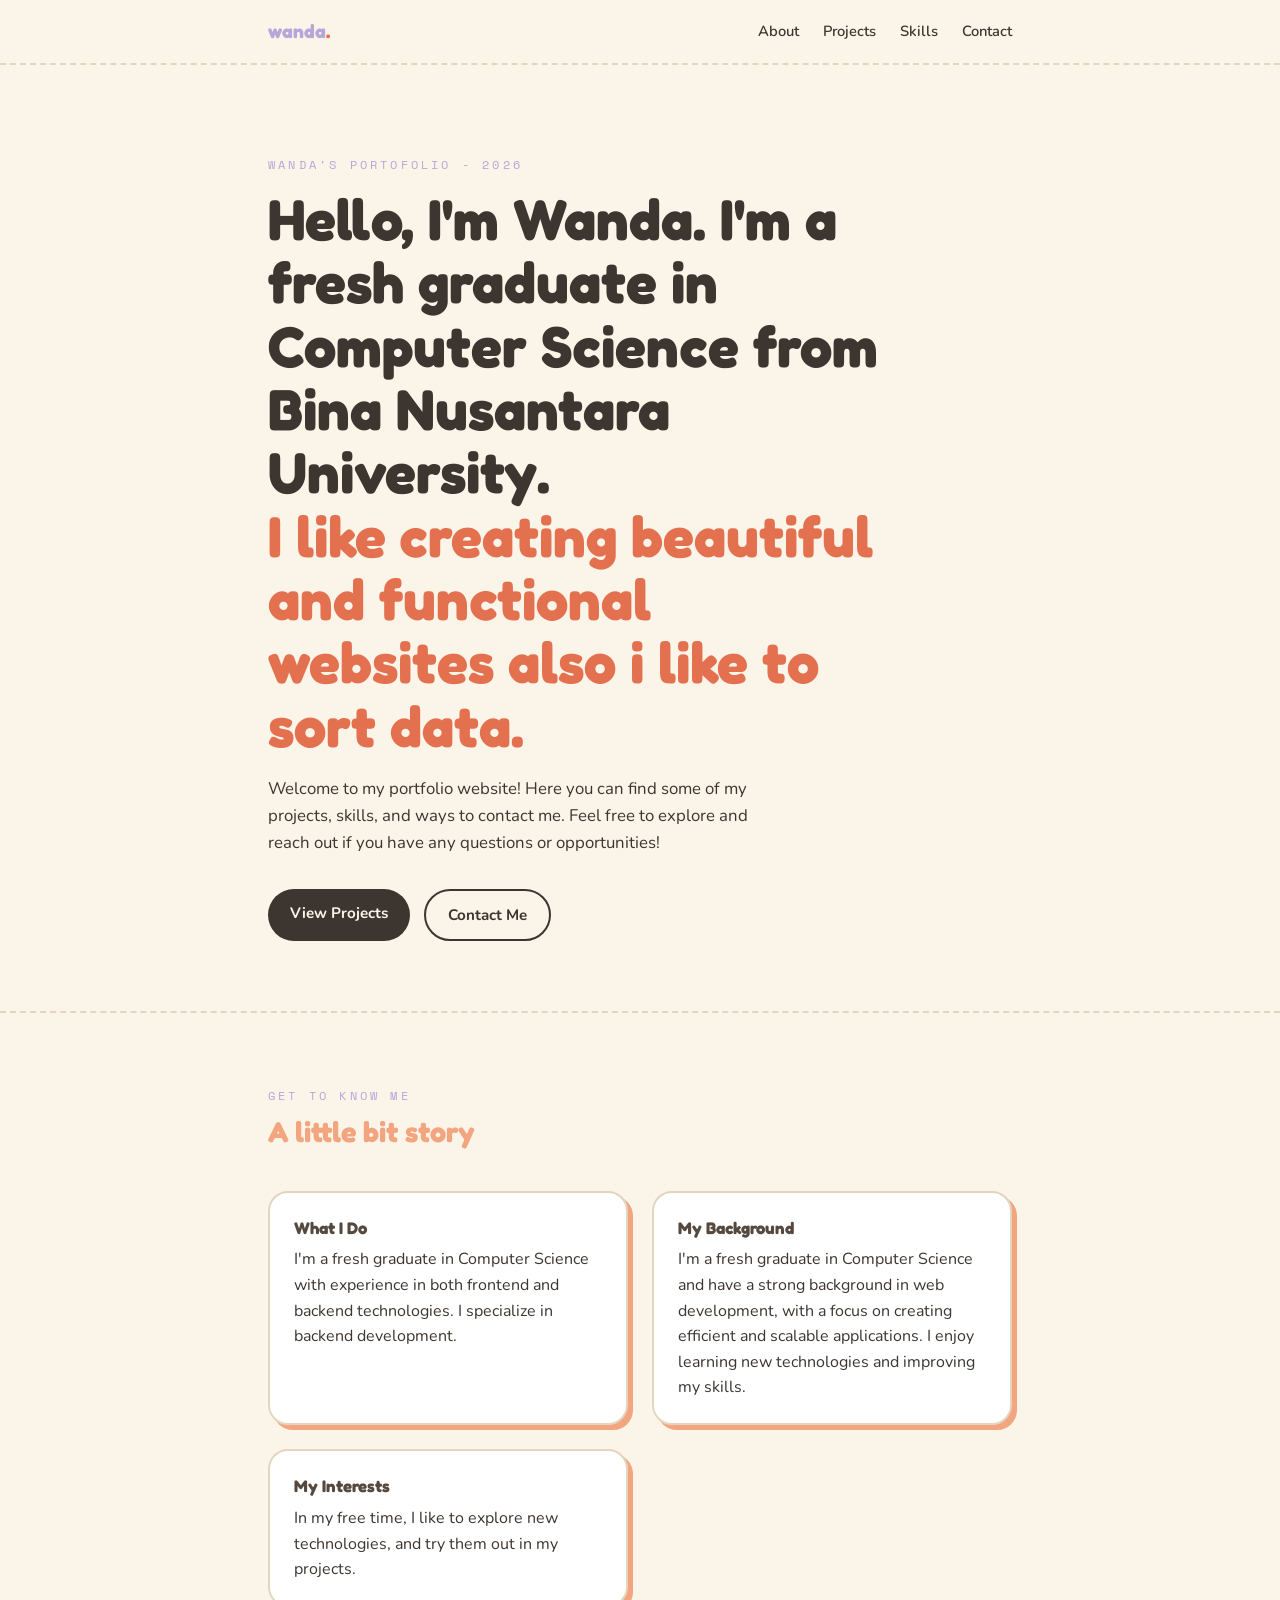
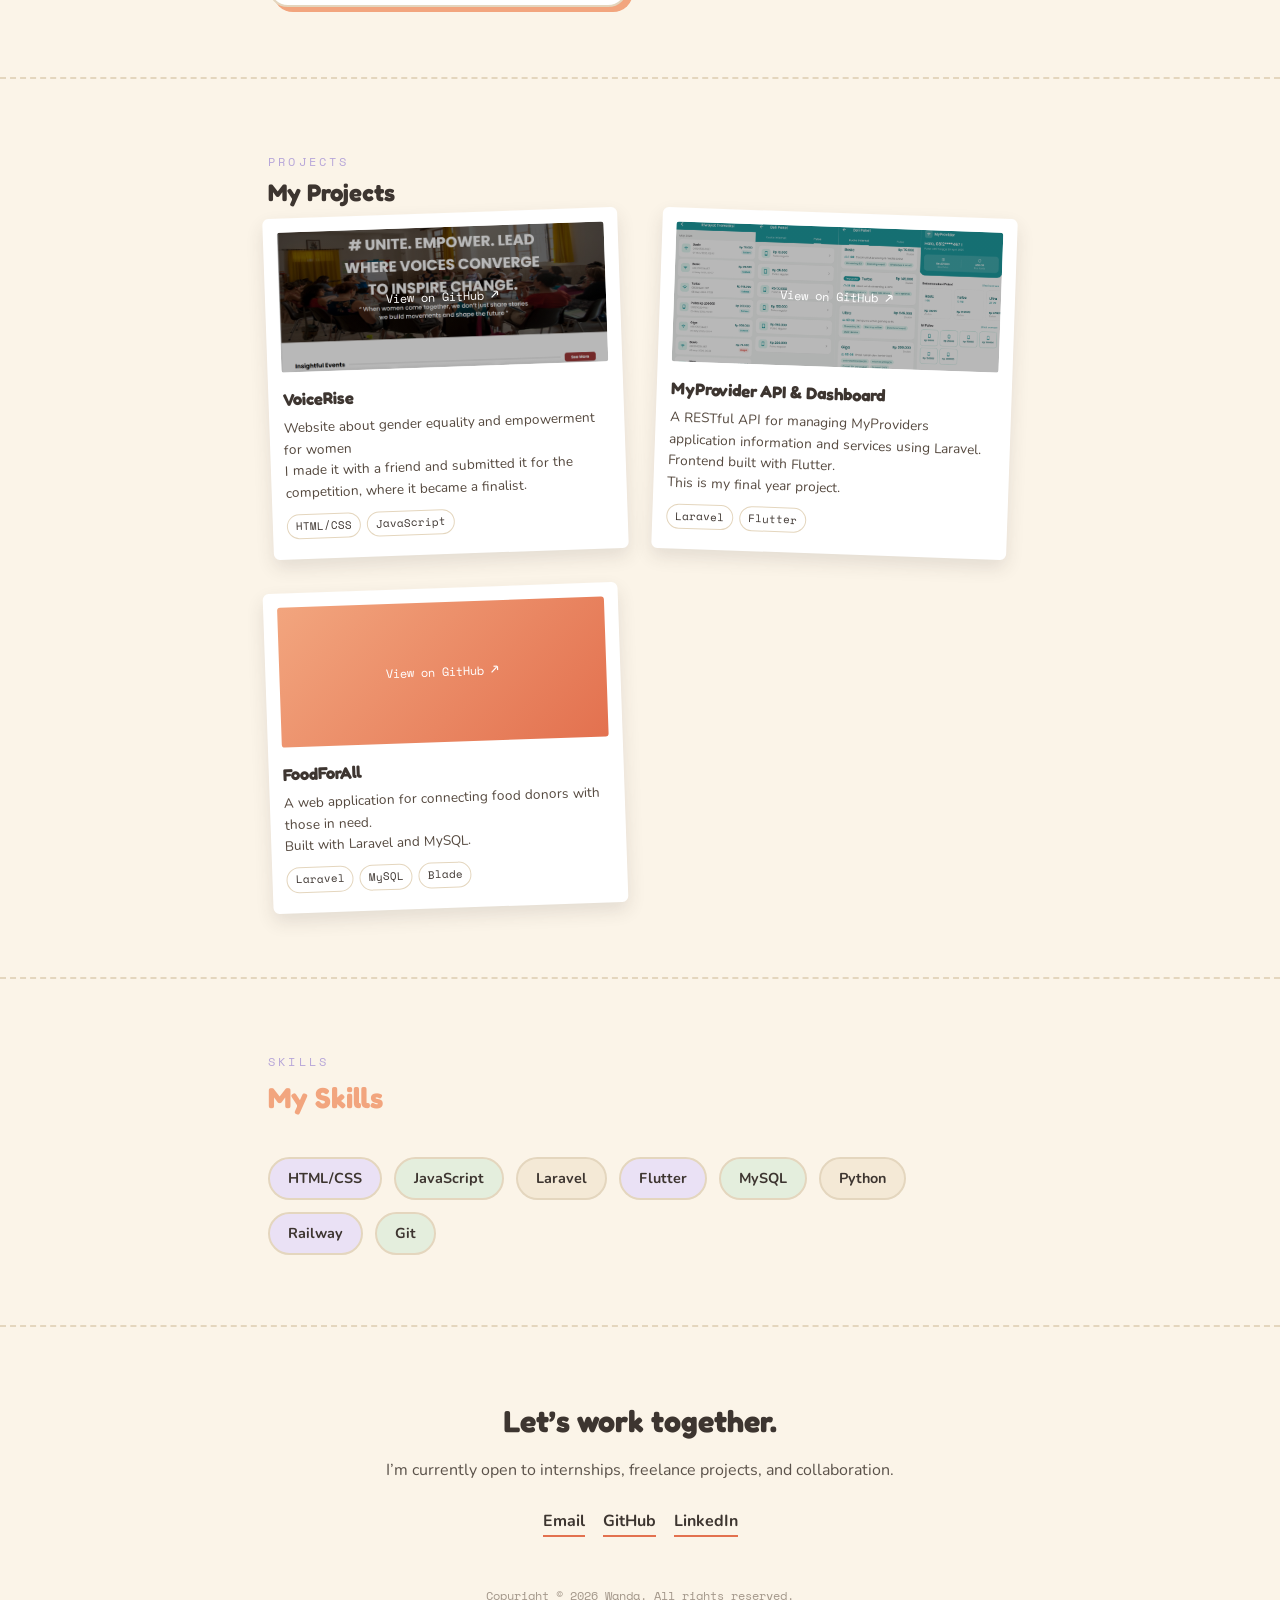
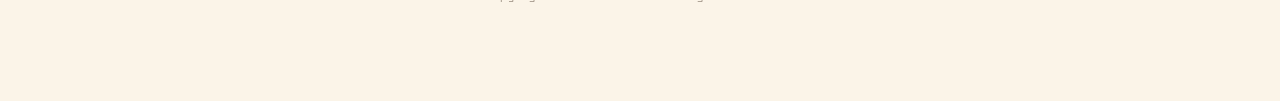
<file: index.html>
<!DOCTYPE html>
<html lang="en">
<head>
    <meta charset="UTF-8">
    <meta name="viewport" content="width=device-width, initial-scale=1.0">
    <title>Portofolio</title>
    <link rel="stylesheet" href="main.css">
    <script src="main.js" defer></script>
</head>
<body>
    <div class="scroll-progress" aria-hidden="true"></div>
    <!-- Bagian Navbar -->
    <nav>
        <div class="wrap">
            <div class="logo">wanda<span>.</span></div>
            <ul>
                <li><a href="#about">About</a></li>
                <li><a href="#projects">Projects</a></li>
                <li><a href="#skills">Skills</a></li>
                <li><a href="#contact">Contact</a></li>
            </ul>
        </div>
    </nav>

    <!-- Bagian Header -->
    <header class="hero">
        <div class="wrap">
            <span class="label">Wanda's Portofolio - 2026</span>
            <h1>Hello, I'm Wanda. I'm a fresh graduate in Computer Science from Bina Nusantara University. 
            <br><span class="highlight">I like creating beautiful and functional websites also i like to sort data.</span></h1>
            <p class="sub">Welcome to my portfolio website! Here you can find some of my projects, skills, and ways to contact me. Feel free to explore and reach out if you have any questions or opportunities!</p>
                <div class="cta-row">
                    <a href="#projects" class="btn btn-fill">View Projects</a>
                    <a href="#contact" class="btn btn-outline">Contact Me</a>
                </div>
        </div>
    </header>
    
    <!-- section about -->
     <section class="section" id="about">
        <div class="wrap">
            <div class="section-header">
                <span class="label">Get to Know Me</span>
                <h2>A little bit story</h2>
            </div>
            <div class="about-grid">
                <div class="about-content">
                    <h3>What I Do</h3>
                    <p>I'm a fresh graduate in Computer Science with experience in both frontend and backend technologies. I specialize in backend development.</p>
                </div>
                <div class="about-content">
                    <h3>My Background</h3>
                    <p>I'm a fresh graduate in Computer Science and have a strong background in web development, with a focus on creating efficient and scalable applications. I enjoy learning new technologies and improving my skills.</p>
                </div>
                <div class="about-content">
                    <h3>My Interests</h3>
                    <p>In my free time, I like to explore new technologies, and try them out in my projects.</p>
                </div>
            </div>
        </div>
    </section>
    
    <!-- section projects -->
    <section class="section" id="projects">
        <div class="wrap">
            <div class="section-head">
                <span class="label">Projects</span>
                <h2>My Projects</h2>
            </div>
            <div class="projects-grid">
                <!-- first projects -->
                <div class="polaroid">
                    <a class="photo-link" href="https://github.com/Rogate25/VoiceRise" target="_blank" rel="noopener noreferrer" aria-label="Open VoiceRise on GitHub">
                        <div class="photo c1">View on GitHub <span aria-hidden="true">↗</span></div>
                    </a>
                    <h3>VoiceRise</h3>
                    <p>Website about gender equality and empowerment for women <br>
                    I made it with a friend and submitted it for the competition, where it became a finalist.</p>
                    <div class="tag-row">
                        <span class="tag">HTML/CSS</span>
                        <span class="tag">JavaScript</span>
                    </div>
                </div>
                <!-- second project -->
                <div class="polaroid">
                    <a class="photo-link" href="https://github.com/Wandayu03/MyProvider_V3" target="_blank" rel="noopener noreferrer" aria-label="Open MyProvider API and Dashboard on GitHub">
                        <div class="photo c2">View on GitHub <span aria-hidden="true">↗</span></div>
                    </a>
                    <h3>MyProvider API & Dashboard</h3>
                    <p>A RESTful API for managing MyProviders application information and services using Laravel. Frontend built with Flutter. <br>
                    This is my final year project.</p>
                    <div class="tag-row">
                        <span class="tag">Laravel</span>
                        <span class="tag">Flutter</span>
                    </div>
                </div>
                <!-- third project -->
                <div class="polaroid">
                    <a class="photo-link" href="https://github.com/Wandayu03/FoodForAll" target="_blank" rel="noopener noreferrer" aria-label="Open FoodForAll on GitHub">
                        <div class="photo c3">View on GitHub <span aria-hidden="true">↗</span></div>
                    </a>
                    <h3>FoodForAll</h3>
                    <p>A web application for connecting food donors with those in need. <br>
                    Built with Laravel and MySQL.</p>
                    <div class="tag-row">
                        <span class="tag">Laravel</span>
                        <span class="tag">MySQL</span>
                        <span class="tag">Blade</span>
                    </div>
                </div>
            </div>
        </div>
    </section>

    <!-- Section Skills -->
     <section class="section" id="skills">
        <div class="wrap">
            <div class="section-header">
                <span class="label">Skills</span>
                <h2>My Skills</h2>
            </div>
            <div class="skills-cloud">
                <span class="skill-chip">HTML/CSS</span>
                <span class="skill-chip">JavaScript</span>
                <span class="skill-chip">Laravel</span>
                <span class="skill-chip">Flutter</span>
                <span class="skill-chip">MySQL</span>
                <span class="skill-chip">Python</span>
                <span class="skill-chip">Railway</span>
                <span class="skill-chip">Git</span>
            </div>
        </div>
     </section>

     <!-- Section Contact -->
      <footer class="section" id="contact">
        <div class="wrap">
            <h2>Let’s work together.</h2>
            <p>I’m currently open to internships, freelance projects, and collaboration.</p>
            <div class="socials">
                <a href="mailto:wandayuha@gmail.com">Email</a>
                <a href="https://github.com/Wandayu03" target="_blank" rel="noopener noreferrer">GitHub</a>
                <a href="https://www.linkedin.com/in/wanda-ayu-hafidzoh-2939b2325/" target="_blank" rel="noopener noreferrer">LinkedIn</a>
            </div>
            <p class="bottom-note">Copyright © 2026 Wanda. All rights reserved.</p>
        </div>
      </footer>
</body>
</html>
</file>
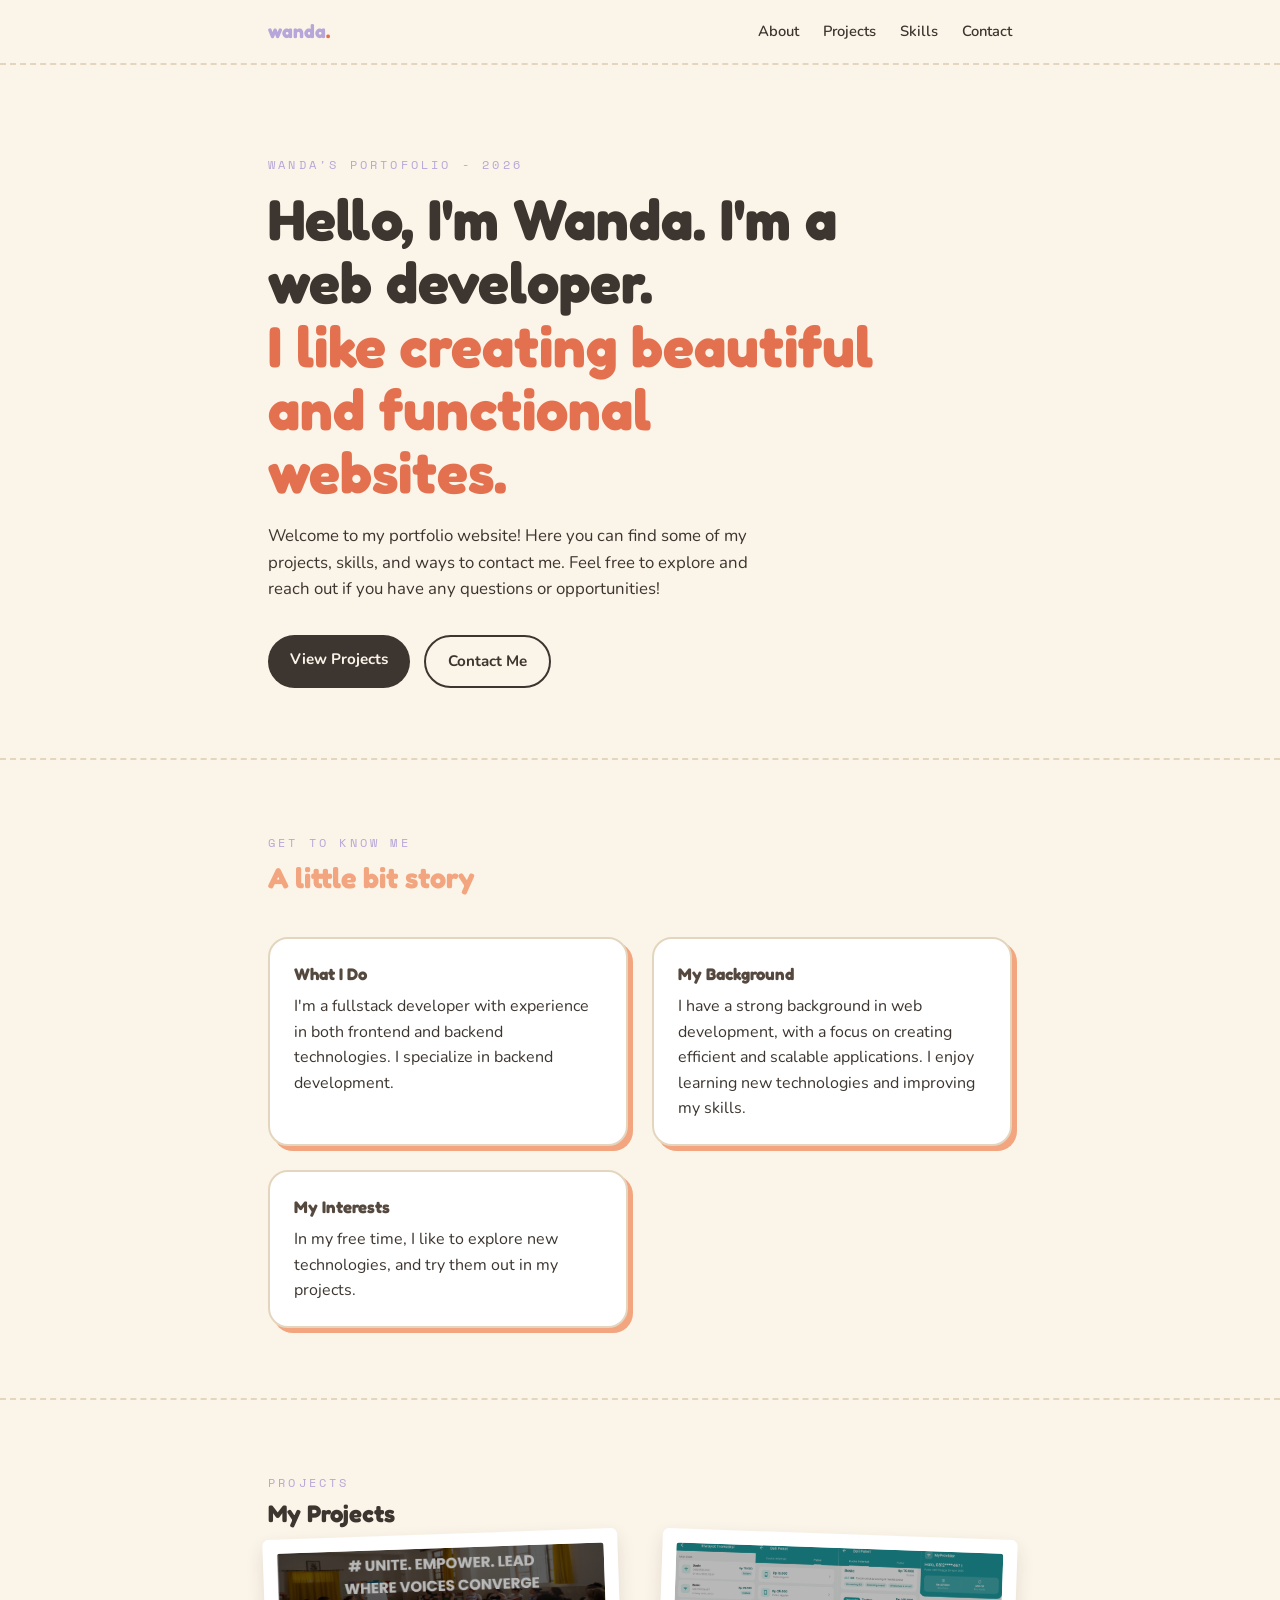
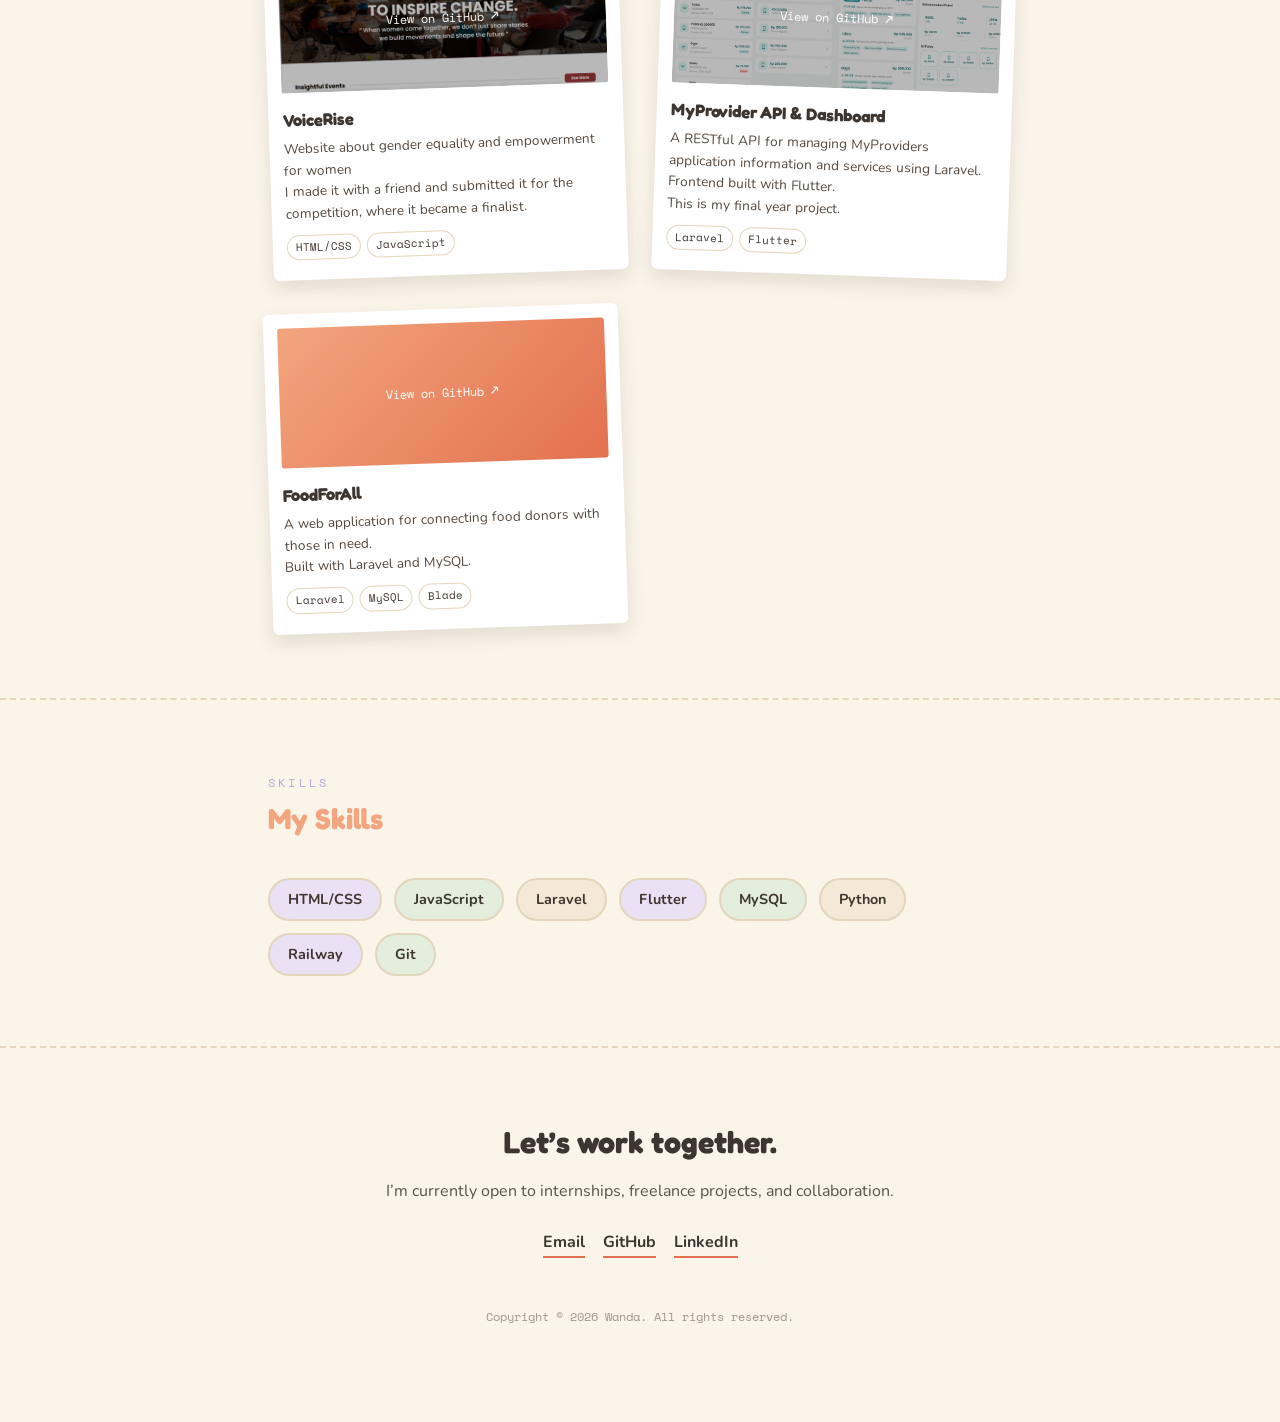
<file: main.html>
<!DOCTYPE html>
<html lang="en">
<head>
    <meta charset="UTF-8">
    <meta name="viewport" content="width=device-width, initial-scale=1.0">
    <title>Portofolio</title>
    <link rel="stylesheet" href="main.css">
    <script src="main.js" defer></script>
</head>
<body>
    <div class="scroll-progress" aria-hidden="true"></div>
    <!-- Bagian Navbar -->
    <nav>
        <div class="wrap">
            <div class="logo">wanda<span>.</span></div>
            <ul>
                <li><a href="#about">About</a></li>
                <li><a href="#projects">Projects</a></li>
                <li><a href="#skills">Skills</a></li>
                <li><a href="#contact">Contact</a></li>
            </ul>
        </div>
    </nav>

    <!-- Bagian Header -->
    <header class="hero">
        <div class="wrap">
            <span class="label">Wanda's Portofolio - 2026</span>
            <h1>Hello, I'm Wanda. I'm a web developer. 
            <br><span class="highlight">I like creating beautiful and functional websites.</span></h1>
            <p class="sub">Welcome to my portfolio website! Here you can find some of my projects, skills, and ways to contact me. Feel free to explore and reach out if you have any questions or opportunities!</p>
                <div class="cta-row">
                    <a href="#projects" class="btn btn-fill">View Projects</a>
                    <a href="#contact" class="btn btn-outline">Contact Me</a>
                </div>
        </div>
    </header>
    
    <!-- section about -->
     <section class="section" id="about">
        <div class="wrap">
            <div class="section-header">
                <span class="label">Get to Know Me</span>
                <h2>A little bit story</h2>
            </div>
            <div class="about-grid">
                <div class="about-content">
                    <h3>What I Do</h3>
                    <p>I'm a fullstack developer with experience in both frontend and backend technologies. I specialize in backend development.</p>
                </div>
                <div class="about-content">
                    <h3>My Background</h3>
                    <p>I have a strong background in web development, with a focus on creating efficient and scalable applications. I enjoy learning new technologies and improving my skills.</p>
                </div>
                <div class="about-content">
                    <h3>My Interests</h3>
                    <p>In my free time, I like to explore new technologies, and try them out in my projects.</p>
                </div>
            </div>
        </div>
    </section>
    
    <!-- section projects -->
    <section class="section" id="projects">
        <div class="wrap">
            <div class="section-head">
                <span class="label">Projects</span>
                <h2>My Projects</h2>
            </div>
            <div class="projects-grid">
                <!-- first projects -->
                <div class="polaroid">
                    <a class="photo-link" href="https://github.com/Rogate25/VoiceRise" target="_blank" rel="noopener noreferrer" aria-label="Open VoiceRise on GitHub">
                        <div class="photo c1">View on GitHub <span aria-hidden="true">↗</span></div>
                    </a>
                    <h3>VoiceRise</h3>
                    <p>Website about gender equality and empowerment for women <br>
                    I made it with a friend and submitted it for the competition, where it became a finalist.</p>
                    <div class="tag-row">
                        <span class="tag">HTML/CSS</span>
                        <span class="tag">JavaScript</span>
                    </div>
                </div>
                <!-- second project -->
                <div class="polaroid">
                    <a class="photo-link" href="https://github.com/Wandayu03/MyProvider_V3" target="_blank" rel="noopener noreferrer" aria-label="Open MyProvider API and Dashboard on GitHub">
                        <div class="photo c2">View on GitHub <span aria-hidden="true">↗</span></div>
                    </a>
                    <h3>MyProvider API & Dashboard</h3>
                    <p>A RESTful API for managing MyProviders application information and services using Laravel. Frontend built with Flutter. <br>
                    This is my final year project.</p>
                    <div class="tag-row">
                        <span class="tag">Laravel</span>
                        <span class="tag">Flutter</span>
                    </div>
                </div>
                <!-- third project -->
                <div class="polaroid">
                    <a class="photo-link" href="https://github.com/Wandayu03/FoodForAll" target="_blank" rel="noopener noreferrer" aria-label="Open FoodForAll on GitHub">
                        <div class="photo c3">View on GitHub <span aria-hidden="true">↗</span></div>
                    </a>
                    <h3>FoodForAll</h3>
                    <p>A web application for connecting food donors with those in need. <br>
                    Built with Laravel and MySQL.</p>
                    <div class="tag-row">
                        <span class="tag">Laravel</span>
                        <span class="tag">MySQL</span>
                        <span class="tag">Blade</span>
                    </div>
                </div>
            </div>
        </div>
    </section>

    <!-- Section Skills -->
     <section class="section" id="skills">
        <div class="wrap">
            <div class="section-header">
                <span class="label">Skills</span>
                <h2>My Skills</h2>
            </div>
            <div class="skills-cloud">
                <span class="skill-chip">HTML/CSS</span>
                <span class="skill-chip">JavaScript</span>
                <span class="skill-chip">Laravel</span>
                <span class="skill-chip">Flutter</span>
                <span class="skill-chip">MySQL</span>
                <span class="skill-chip">Python</span>
                <span class="skill-chip">Railway</span>
                <span class="skill-chip">Git</span>
            </div>
        </div>
     </section>

     <!-- Section Contact -->
      <footer class="section" id="contact">
        <div class="wrap">
            <h2>Let’s work together.</h2>
            <p>I’m currently open to internships, freelance projects, and collaboration.</p>
            <div class="socials">
                <a href="mailto:wandayuha@gmail.com">Email</a>
                <a href="https://github.com/Wandayu03" target="_blank" rel="noopener noreferrer">GitHub</a>
                <a href="https://www.linkedin.com/in/wanda-ayu-hafidzoh-2939b2325/" target="_blank" rel="noopener noreferrer">LinkedIn</a>
            </div>
            <p class="bottom-note">Copyright © 2026 Wanda. All rights reserved.</p>
        </div>
      </footer>
</body>
</html>
</file>
<file: main.css>
@import url('https://fonts.googleapis.com/css2?family=Nunito:ital,wght@0,200..1000;1,200..1000&display=swap');
@import url('https://fonts.googleapis.com/css2?family=Fredoka:wght@300..700&display=swap');
@import url('https://fonts.googleapis.com/css2?family=Space+Mono:ital,wght@0,400;0,700;1,400;1,700&display=swap');

:root {
    --cream: #FBF4E8;
    --cream-deep: #F4E9D6;
    --ink: #3D3530;
    --lavender: #B7A6D9;
    --sage: #94AD86;
    --peach: #F2A57E;
    --coral: #E3714F;
    --line: #E4D6BE;
}

/* General Styles */
* {
    box-sizing: border-box;
    margin: 0;
    padding: 0;
}

html {
    scroll-behavior: smooth;
}

body {
    font-family: 'Nunito', sans-serif;
    background-color: var(--cream);
    color: var(--ink);
    line-height: 1.6;
    overflow-x: hidden;
}

.scroll-progress {
    position: fixed;
    inset: 0 auto auto 0;
    z-index: 100;
    width: 0;
    height: 4px;
    background: var(--coral);
    transition: width 0.1s linear;
}

h1, h2, h3{
    font-family: 'Fredoka', sans-serif;
}
.label {
    font-family: 'Space Mono', monospace;
    font-size: 0.75rem;
    text-transform: uppercase;
    letter-spacing: 0.2rem;
    color: var(--lavender);
}

a {
    text-decoration: none;
    color: inherit;
}

.wrap{
    max-width: 800px;
    margin: 0 auto;
    padding: 0 28px;
}

/* Navbar Style */
nav {
    background-color: rgba(251, 244, 232, 0.9);
    position: sticky;
    top: 0;
    z-index: 50;
    border-bottom: 2px dashed var(--line);
    backdrop-filter: blur(6px);
}

nav .wrap{
    display: flex;
    justify-content: space-between;
    align-items: center;
    padding-top: 16px;
    padding-bottom: 16px;
}

nav .logo {
    font-family: 'Fredoka', sans-serif;
    font-size: 1.2rem;
    color: var(--lavender);
    font-weight: 700;
}

nav .logo span {
    color: var(--coral)
}

nav ul {
    display: flex;
    gap: 24px;
    list-style: none;
}

nav a {
    font-size: 0.92rem;
    font-weight: 600;
    position: relative;
}

nav a:hover {
    color: var(--coral);
}

/* Hero Section Styles */
header.hero {
    padding: 90px 0 70px;
    position: relative;
}

.hero .wrap {
    position: relative;
}

.hero .label {
    display: block;
    margin-bottom: 14px;
}

.hero h1 {
    font-size: clamp(2.4rem, 6vw, 3.6rem);
    font-weight: 700;
    line-height: 1.1;
    max-width: 620px;
}

.hero h1 .highlight {
   color: var(--coral);
   position: relative;
   display: inline-block;
}

.hero p.sub {
    margin-top: 18px;
    max-width: 480px;
    font-size: 1.05rem;
    color: var(--ink);
}

.hero .cta-row {
    margin-top: 32px;
    display:flex;
    gap: 14px;
    flex-wrap: wrap;
}

.btn {
    display: inline-block;
    padding: 12px 22px;
    border-radius: 999px;
    font-weight: 700;
    font-size: 0.95rem;
    transition: transform 0.15s ease;
}

.btn-fill {
    background: var(--ink);
    color: var(--cream);
}

.btn-outline {
    border: 2px solid var(--ink);
}

.btn:hover {
    transform: translateY(-3px) rotate(-1deg);
}

/* section header styles */
.section {
    padding: 70px 0;
    border-top: 2px dashed var(--line);
}

.section-header {
    margin-bottom: 36px;
}

.section-header h2 {
    font-size: 1.8rem;
    font-weight: 700;
    color: var(--peach);
    margin-bottom: 8px;
}

/* about section styles */
.about-grid {
    display: grid;
    grid-template-columns: 1fr;
    gap: 24px;
}

.about-content {
    background: white;
    border: 2px solid var(--line);
    border-radius: 20px;
    padding: 22px 24px;
    box-shadow: 5px 5px 0 var(--peach);
}

.about-content h3 {
    font-size: 1.05rem;
    color: #55493f;
    margin-bottom: 6px;
}

/* projects section styles */
.projects-grid {
    display: grid;
    grid-template-columns: repeat(auto-fit, minmax(240px, 1fr));
    gap: 34px;
}

.polaroid {
    background: white;
    padding: 14px 14px 20px;
    border-radius: 6px;
    box-shadow: 0 8px 18px rgba(61, 53, 48, 0.12);
    transition: transform 0.2s ease, box-shadow 0.2s ease;
}

.polaroid:nth-child(odd) {
    transform: rotate(-2deg);
}

.polaroid:nth-child(even) {
    transform: rotate(2deg);
}

.polaroid:hover {
    transform: rotate(0deg) translateY(-6px);
    box-shadow: 0 14px 24px rgba(61, 53, 48, 0.18);
}

.polaroid.is-selected {
    outline: 3px solid var(--coral);
    outline-offset: 4px;
}

.photo-link {
    display: block;
}

.polaroid .photo {
    height: 140px;
    border-radius: 3px;
    display: flex;
    align-items: center;
    justify-content: center;
    font-family: 'Space Mono', monospace;
    font-size: 0.75rem;
    color: white;
    transition: filter 0.2s ease, transform 0.2s ease;
}

.photo-link:hover .photo,
.photo-link:focus-visible .photo {
    filter: saturate(1.2) brightness(1.08);
    transform: scale(1.02);
}

.photo-link:focus-visible {
    outline: 3px solid var(--ink);
    outline-offset: 4px;
}

.photo span {
    margin-left: 6px;
    font-size: 1rem;
}

.photo.c1 {
    background-image: linear-gradient(rgba(0, 0, 0, 0.28), rgba(0, 0, 0, 0.28)), url(images/VoiceRise.png);
    background-position: center;
    background-size: cover;
    background-repeat: no-repeat;
}

.photo.c2 {
    background-image: linear-gradient(rgba(0, 0, 0, 0.28), rgba(0, 0, 0, 0.28)), url(images/MyProvider.png);
    background-position: center;
    background-size: cover;
    background-repeat: no-repeat;
}

.photo.c3 {
    background: linear-gradient(135deg, var(--peach), var(--coral));
}

.polaroid h3 {
    margin-top: 14px;
    font-size: 1.05rem;
}

.polaroid p {
    font-size: 0.85rem;
    color: #55493f;
    margin-top: 4px;
}

.tag-row {
    margin-top: 10px;
    display: flex;
    gap: 6px;
    flex-wrap: wrap;
}

.tag {
    font-family: 'Space Mono', monospace;
    font-size: 0.68rem;
    padding: 3px 8px;
    border-radius: 999px;
    border: 1px solid var(--line);
}

/* skills section styles */
.skills-cloud {
    display: flex;
    flex-wrap: wrap;
    gap: 12px;
}

.skill-chip {
    background: var(--cream-deep);
    border: 2px solid var(--line);
    border-radius: 999px;
    padding: 8px 18px;
    font-weight: 700;
    font-size: 0.9rem;
}

.skill-chip:nth-child(3n+1) {
    background: #EAE1F5;
}

.skill-chip:nth-child(3n+2) {
    background: #E4EEDD;
}

/* contact & footer section styles */
footer {
    padding: 70px 0 50px;
    text-align: center;
}

footer h2 {
    font-size: 1.9rem;
    margin-bottom: 12px;
}

footer p {
    color: #5b524a;
    margin-bottom: 26px;
}

footer .socials {
    display: flex;
    justify-content: center;
    gap: 18px;
    font-weight: 700;
}

footer .socials a {
    border-bottom: 2px solid var(--coral);
}

.socials a:hover {
    color: var(--coral);
}

footer .bottom-note {
    margin-top: 50px;
    font-family: 'Space Mono', monospace;
    font-size: 0.72rem;
    color: #a3978a;
}

@media (min-width: 640px) {
    .about-grid {
        grid-template-columns: repeat(2, 1fr);
    }
}

@media (prefers-reduced-motion: reduce) {
    html {
        scroll-behavior: auto;
        .btn .polaroid {
            transition: none;
        }
    }
}

:focus-visible {
    outline: 3px solid var(--coral);
    outline-offset: 2px;
}
</file>
